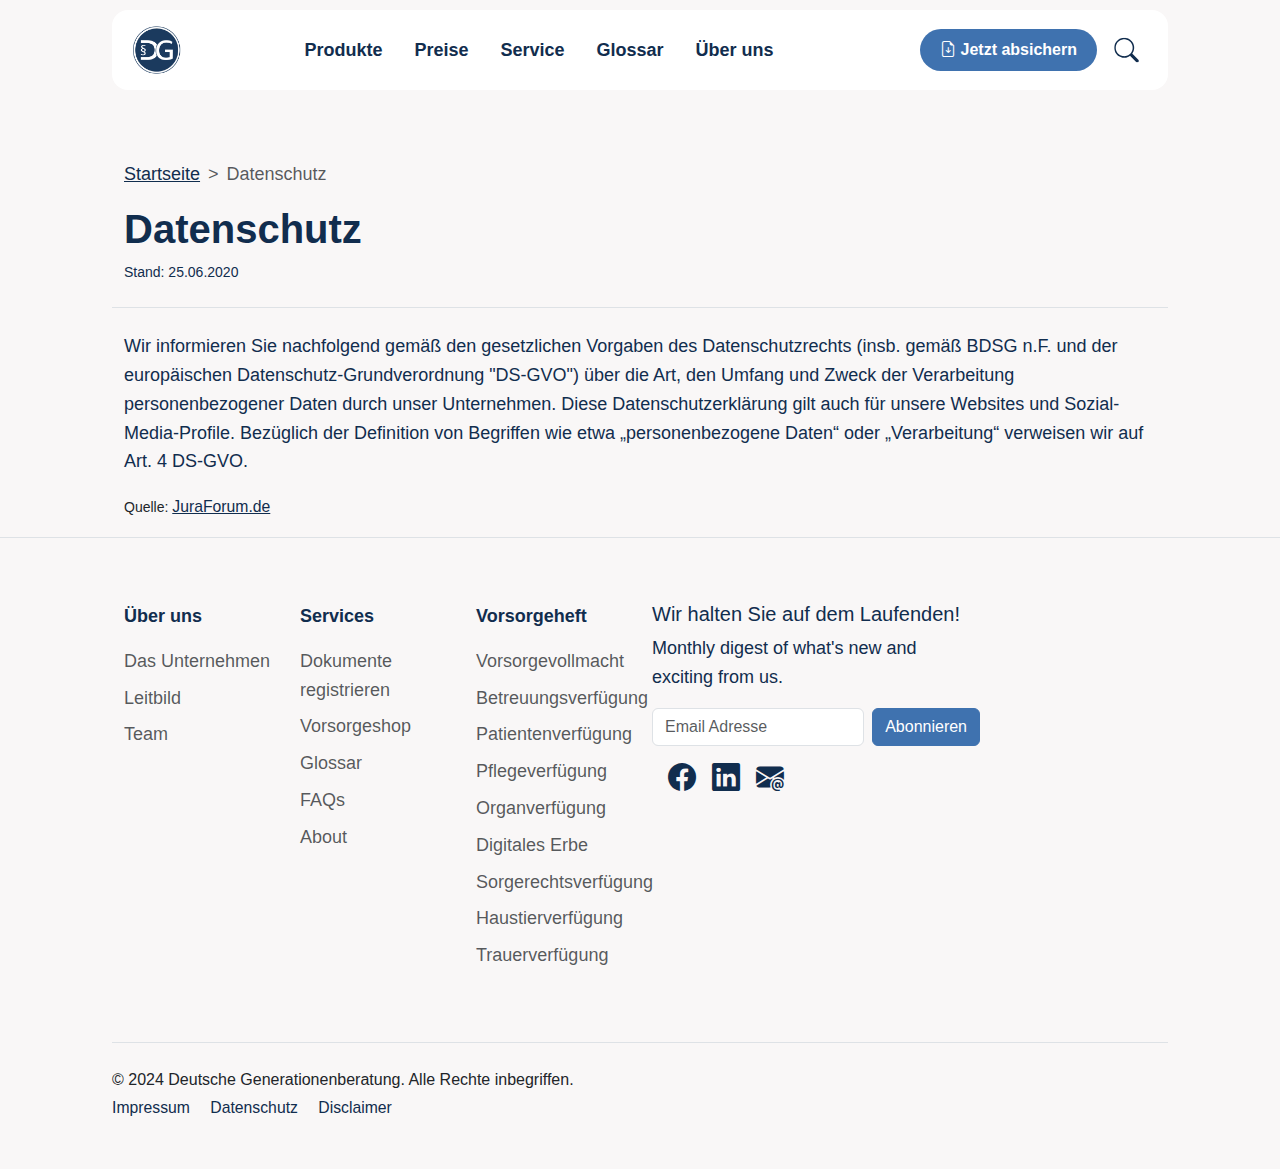
<file: datenschutz.html>
<!DOCTYPE html>
<html lang="de">

<head>
    <meta charset="UTF-8">
    <meta name="viewport" content="width=device-width, initial-scale=1.0">
    <link rel="shortcut icon" href="./assets/icons/favicon.svg" type="image/x-icon">
    <title>Datenschutz von Deutsche Generationenberatung</title>

    <!--Linking Bootstrap stylesheet-->
    <link href="https://cdn.jsdelivr.net/npm/bootstrap@5.3.3/dist/css/bootstrap.min.css" rel="stylesheet"
        integrity="sha384-QWTKZyjpPEjISv5WaRU9OFeRpok6YctnYmDr5pNlyT2bRjXh0JMhjY6hW+ALEwIH" crossorigin="anonymous">
    <!--Linking Bootstrap icons stylesheet-->
    <link rel="stylesheet" href="https://cdn.jsdelivr.net/npm/bootstrap-icons@1.11.3/font/bootstrap-icons.min.css">
    <!--Linking main stylesheet-->
    <link rel="stylesheet" href="./styles/main-style.css">
    <!--Legal pages stylesheet-->
    <link rel="stylesheet" href="./styles/legal-style.css">
</head>

<body>
    <!-- Navbar Offcanvas -->
    <nav class="navbar navbar-expand-lg fixed-top">
        <div class="container">
            <a class="navbar-brand me-auto" href="./index.html">
                <img src="./assets/images/logo-dg-round.svg" alt="Logo Deutsche Generationenberatung" height="50px">
            </a>
            <!-- offcanvas menu-->
            <div class="offcanvas offcanvas-end" tabindex="-1" id="offcanvasNavbar"
                aria-labelledby="offcanvasNavbarLabel">
                <div class="offcanvas-header">
                    <a href="./index.html">
                        <img src="./assets/images/DG-Logo-Neu.png" alt="" height="50px" class="offcanvas-title" id="offcanvasNavbarLabel">
                    </a>
                    <button type="button" class="btn-close" data-bs-dismiss="offcanvas" aria-label="Close"></button>
                </div>
                <div class="offcanvas-body">
                    <ul class="navbar-nav justify-content-center flex-grow-1 pe-3">
                        <li class="nav-item">
                            <a class="nav-link mx-lg-2" aria-current="page" href="#">Produkte</a>
                        </li>
                        <li class="nav-item">
                            <a class="nav-link mx-lg-2" href="#">Preise</a>
                        </li>
                        <li class="nav-item">
                            <a class="nav-link mx-lg-2" href="#">Service</a>
                        </li>
                        <li class="nav-item">
                            <a class="nav-link mx-lg-2" href="#">Glossar</a>
                        </li>
                        <li class="nav-item">
                            <a class="nav-link mx-lg-2" href="#">Über uns</a>
                        </li>
                    </ul>
                </div>
            </div>
            <!-- Button: Jetzt absichern -->
            <a href="https://meinvorsorgeheft.de/s/Deutsche-Generationenberatung/kopie-von-meinvorsorgeheft-servicepaket/payment"
                class="btn-absichern mx-2" target="_blank"><i class="bi bi-file-earmark-arrow-down"></i> Jetzt
                absichern</a>
            <!-- Magnifer Icon -->
            <a href="#">
                <img src="./assets/icons/search.svg" alt="" height="27px" class="mx-2">
            </a>
            <!-- offcanvas button -->
            <button class="navbar-toggler" type="button" data-bs-toggle="offcanvas" data-bs-target="#offcanvasNavbar"
                aria-controls="offcanvasNavbar" aria-label="Toggle navigation">
                <span>
                    <img src="./assets/icons/list.svg" alt="list-icon" height="27px">
                </span>
            </button>
        </div>
    </nav>

    <!--Header Space-->
    <div class="header"></div>

    <!--Main-Body-->
    <main>
        <div class="container-fluid">
            <div class="row mt-lg-5 pb-3 margin-custom">
                <!--Breadcrumb Divider-->
                <nav style="--bs-breadcrumb-divider: '>';" aria-label="breadcrumb">
                    <ol class="breadcrumb">
                        <li class="breadcrumb-item"><a href="./index.html">Startseite</a></li>
                        <li class="breadcrumb-item active" aria-current="page">Datenschutz</li>
                    </ol>
                </nav>

                <h1 class="fw-bold">Datenschutz</h1>
                <small class="update">Stand: 25.06.2020</small>
                <p class="p-custom border-top mt-4 pt-4">
                    Wir informieren Sie nachfolgend gemäß den gesetzlichen Vorgaben des Datenschutzrechts (insb. gemäß
                    BDSG n.F. und der europäischen Datenschutz-Grundverordnung "DS-GVO") über die Art, den Umfang und
                    Zweck der
                    Verarbeitung personenbezogener Daten durch unser Unternehmen. Diese Datenschutzerklärung gilt auch
                    für unsere Websites und
                    Sozial-Media-Profile. Bezüglich der Definition von Begriffen wie etwa „personenbezogene Daten“ oder
                    „Verarbeitung“
                    verweisen wir auf Art. 4 DS-GVO.
                </p>

                <!--
                <h4 class="fw-bold border-top pt-3">Name und Kontaktdaten des / der Verantwortlichen</h4>
                <p class="p-custom">
                    Unser/e Verantwortliche/r (nachfolgend „Verantwortlicher“) i.S.d. Art. 4 Zif. 7 DS-GVO ist:
                </p>
                <p class="p-custom">
                    DG Deutsche Generationenberatung GmbH & Co. KG <br />
                    Hauptstraße 60<br />
                    53804 Much<br />
                    Geschäftsführer: Simone Linder<br />
                    Handelsregister/Nr.: HRA 6287<br />
                    Registergericht: Köln<br />
                    Fax: 02245 8989591<br />
                    E-Mail: <a href="mailto:nachricht@deutsche-gb.de">nachricht@deutsche-gb.de</a><br />
                </p>
                <h4 class="fw-bold border-top pt-3">Datenarten, Zwecke der Verarbeitung und Kategorien betroffener
                    Personen</h4>
                <p class="p-custom">Nachfolgend informieren wir Sie über Art, Umfang und Zweck der Erhebung,
                    Verarbeitung und Nutzung
                    personenbezogener
                    Daten.
                </p>
                <ol style="list-style: none;">
                    <li>
                        <h5 class="fw-bold">1. Arten der Daten, die wir verarbeiten</h5>
                        <p class="p-custom">Nutzungsdaten (Zugriffszeiten, besuchte Websites etc.), Bestandsdaten (Name,
                            Adresse etc.),
                            Kontaktdaten (Telefonnummer, -Mail, Fax etc.), Kommunikationsdaten (IP-Adresse etc.).</p>
                    </li>
                    <li>
                        <h5 class="fw-bold">2. Zwecke der Verarbeitung nach Art. 13 Abs. 1 c) DS-GVO</h5>
                        <p class="p-custom">Abwicklung von Verträgen, Beweiszwecke / Beweissicherung, Website technisch
                            und wirtschaftlich optimieren, Leichten
                            Zugang zur Website ermöglichen, Erfüllung vertraglicher Verpflichtungen, Erfüllung
                            gesetzlicher Aufbewahrungspflichten,
                            Optimierung und statistische Auswertung unserer Dienste, Kommerzielle Nutzung der Website
                            unterstützen, Nutzererfahrung
                            verbessern, Website benutzerfreundlich gestalten, Wirtschaftlicher Betrieb der Werbung und
                            Website, Marketing / Vertrieb
                            / Werbung, Erstellung von Statistiken, Kopierwahrscheinlichkeit von Texten ermitteln,
                            Vermeidung von SPAM und
                            Missbrauch, Abwicklung eines Bewerberverfahrens, Kundenservice und Kundenpflege,
                            Kontaktanfragen abwickeln, Websites mit
                            Funktionen und Inhalten bereitstellen, Maßnahmen der Sicherheit,
                            Unterbrechungsfreier,sicherer Betrieb unserer Website.</p>
                    </li>
                    <li>
                        <h5 class="fw-bold">3. Kategorien der betroffenen Personen nach Art. 13 Abs. 1 e) DS-GVO</h5>
                        <p class="p-custom">Kunden, Lieferanten, Interessenten, Bewerber, Beschäftigte. Die betroffenen
                            Personen werden zusammenfassend als „Nutzer“ bezeichnet.</p>
                    </li>
                </ol>
                <h4 class="fw-bold border-top pt-3">Rechtsgrundlagen der Verarbeitung personenbezogener Daten</h4>
                <p class="p-custom">Nachfolgend Informieren wir Sie über die Rechtsgrundlagen der Verarbeitung
                    personenbezogener Daten:</p>
                <ol class="ps-5">
                    <li class="p-custom">
                        Wenn wir Ihre Einwilligung für die Verarbeitung personenbezogenen Daten eingeholt haben, ist
                        Art. 6 Abs. 1 S. 1 lit. a) DS-GVO Rechtsgrundlage.
                    </li>
                    <li class="p-custom">
                        Ist die Verarbeitung zur Erfüllung eines Vertrags oder zur Durchführung vorvertraglicher
                        Maßnahmen erforderlich, die auf Ihre Anfrage hin erfolgen, so ist Art. 6 Abs. 1 S. 1 lit. b)
                        DS-GVO Rechtsgrundlage.
                    </li>
                    <li class="p-custom">
                        Ist die Verarbeitung zur Erfüllung einer rechtlichen Verpflichtung erforderlich, der wir
                        unterliegen (z.B. gesetzliche Aufbewahrungspflichten), so ist Art. 6 Abs. 1 S. 1 lit. c) DS-GVO
                        Rechtsgrundlage.
                    </li>
                    <li class="p-custom">
                        Ist die Verarbeitung erforderlich, um lebenswichtige Interessen der betroffenen Person oder
                        einer anderen natürlichen Person zu schützen, so ist Art. 6 Abs. 1 S. 1 lit. d) DS-GVO
                        Rechtsgrundlage.
                    </li>
                    <li class="p-custom">
                        Ist die Verarbeitung zur Wahrung unserer oder der berechtigten Interessen eines Dritten
                        erforderlich und überwiegen diesbezüglich Ihre Interessen oder Grundrechte und Grundfreiheiten
                        nicht, so ist Art. 6 Abs. 1 S. 1 lit. f) DS-GVO Rechtsgrundlage.
                    </li>
                </ol>
                <h4 class="fw-bold border-top pt-3">Weitergabe personenbezogener Daten an Dritte und Auftragsverarbeiter
                </h4>
                <p class="p-custom">Ohne Ihre Einwilligung geben wir grundsätzlich keine Daten an Dritte weiter. Sollte
                    dies doch der Fall sein, dann
                    erfolgt die Weitergabe auf der Grundlage der zuvor genannten Rechtsgrundlagen z.B. bei der
                    Weitergabe von Daten an
                    Online-Paymentanbieter zur Vertragserfüllung oder aufgrund gerichtlicher Anordnung oder wegen einer
                    gesetzlichen
                    Verpflichtung zur Herausgabe der Daten zum Zwecke der Strafverfolgung, zur Gefahrenabwehr oder zur
                    Durchsetzung der
                    Rechte am geistigen Eigentum. Wir setzen zudem Auftragsverarbeiter (externe Dienstleister z.B. zum
                    Webhosting unserer
                    Websites und Datenbanken) zur Verarbeitung Ihrer Daten ein. Wenn im Rahmen einer Vereinbarung zur
                    Auftragsverarbeitung
                    an die Auftragsverarbeiter Daten weitergegeben werden, erfolgt dies immer nach Art. 28 DS-GVO. Wir
                    wählen dabei unsere
                    Auftragsverarbeiter sorgfältig aus, kontrollieren diese regelmäßig und haben uns ein Weisungsrecht
                    hinsichtlich der
                    Daten einräumen lassen. Zudem müssen die Auftragsverarbeiter geeignete technische und
                    organisatorische Maßnahmen
                    getroffen haben und die Datenschutzvorschriften gem. BDSG n.F. und DS-GVO einhalten</p>
                <h4 class="fw-bold border-top pt-3">Datenübermittlung in Drittstaaten</h4>
                <p class="p-custom">Durch die Verabschiedung der europäischen Datenschutz-Grundverordnung (DS-GVO) wurde
                    eine einheitliche Grundlage für den
                    Datenschutz in Europa geschaffen. Ihre Daten werden daher vorwiegend durch Unternehmen verarbeitet,
                    für die DS-GVO
                    Anwendung findet. Sollte doch die Verarbeitung durch Dienste Dritter außerhalb der Europäischen
                    Union oder des
                    Europäischen Wirtschaftsraums stattfinden, so müssen diese die besonderen Voraussetzungen der Art.
                    44 ff. DS-GVO
                    erfüllen. Das bedeutet, die Verarbeitung erfolgt aufgrund besonderer Garantien, wie etwa die von der
                    EU-Kommission
                    offiziell anerkannte Feststellung eines der EU entsprechenden Datenschutzniveaus oder der Beachtung
                    offiziell
                    anerkannter spezieller vertraglicher Verpflichtungen, der so genannten „Standardvertragsklauseln“.
                    Bei US-Unternehmen
                    erfüllt die Unterwerfung unter das sog. „Privacy-Shield“, dem Datenschutzabkommen zwischen der EU
                    und den USA, diese
                    Voraussetzungen.</p>
                <h4 class="fw-bold border-top pt-3">Löschung von Daten und Speicherdauer</h4>
                <p class="p-custom">Sofern nicht in dieser Datenschutzerklärung ausdrücklich angegeben,
                    werden Ihre personenbezogen Daten gelöscht oder gesperrt, sobald die zur Verarbeitung erteilte
                    Einwilligung von Ihnen
                    widerrufen wird oder der Zweck für die Speicherung entfällt bzw. die Daten für den Zweck nicht mehr
                    erforderlich sind,
                    es sei denn deren weitere Aufbewahrung ist zu Beweiszwecken erforderlich oder dem stehen gesetzliche
                    Aufbewahrungspflichten entgegenstehen. Darunter fallen etwa handelsrechtliche Aufbewahrungspflichten
                    von
                    Geschäftsbriefen nach § 257 Abs. 1 HGB (6 Jahre) sowie steuerrechtliche Aufbewahrungspflichten nach
                    § 147 Abs. 1 AO von
                    Belegen (10 Jahre). Wenn die vorgeschriebene Aufbewahrungsfrist abläuft, erfolgt eine Sperrung oder
                    Löschung Ihrer
                    Daten, es sei denn die Speicherung ist weiterhin für einen Vertragsabschluss oder zur
                    Vertragserfüllung erforderlich.</p>
                <h4 class="fw-bold border-top pt-3">Bestehen einer automatisierten Entscheidungsfindung</h4>
                <p class="p-custom">Wir setzen keine automatische Entscheidungsfindung oder ein Profiling
                    ein.</p>
                <h4 class="fw-bold border-top pt-3">Bereitstellung unserer Website und Erstellung von Logfiles</h4>
                <ol class="ps-5">
                    <li class="p-custom">
                        Wenn Sie unsere Webseite lediglich informatorisch nutzen (also
                        keine Registrierung und auch keine anderweitige Übermittlung von Informationen), erheben wir nur
                        die personenbezogenen
                        Daten, die Ihr Browser an unseren Server übermittelt. Wenn Sie unsere Website betrachten
                        möchten, erheben wir die
                        folgenden Daten:
                        <ul>
                            <li>IP-Adresse</li>
                            <li>Internet-Service-Provider des Nutzers</li>
                            <li>Datum und Uhrzeit des Abrufs</li>
                            <li>Browsertyp</li>
                            <li>Sprache und Browser-Version</li>
                            <li>Inhalt des Abrufs</li>
                            <li>Zeitzone</li>
                            <li>Zugriffsstatus/HTTP-Statuscode</li>
                            <li>Datenmenge</li>
                            <li>Websites, von denen die Anforderung kommt</li>
                            <li>Betriebssystem</li>
                        </ul>
                    </li>
                    <li class="p-custom">Diese Daten dienen dem Zweck der nutzerfreundlichen, funktionsfähigen und
                        sicheren Auslieferung unserer Website an Sie
                        mit Funktionen und Inhalten sowie deren Optimierung und statistischen Auswertung.</li>
                    <li class="p-custom">Rechtsgrundlage hierfür ist unser in den obigen Zwecken auch liegendes
                        berechtigtes Interesse an der Datenverarbeitung
                        nach Art. 6 Abs. 1 S.1 lit. f) DS-GVO.</li>
                    <li class="p-custom">Wir speichern aus Sicherheitsgründen diese Daten in Server-Logfiles für die
                        Speicherdauer von 90 Tagen. Nach Ablauf
                        dieser Frist werden diese automatisch gelöscht, es sei denn wir benötigen deren Aufbewahrung zu
                        Beweiszwecken bei
                        Angriffen auf die Serverinfrastruktur oder anderen Rechtsverletzungen.</li>
                </ol>
                <p class="p-custom">Eine Speicherung dieser Daten zusammen mit anderen personenbezogenen
                    Daten von Ihnen findet nicht statt.</p>

                <h4 class="fw-bold border-top pt-3">Cookies</h4>
                <p class="p-custom">
                    Wir verwenden sog. Cookies bei Ihrem Besuch unserer Website. Cookies
                    sind kleine Textdateien, die Ihr Internet-Browser auf Ihrem Rechner ablegt und speichert. Wenn Sie
                    unsere Website erneut
                    aufrufen, geben diese Cookies Informationen ab, um Sie automatisch wiederzuerkennen. Zu den Cookies
                    zählen auch die sog.
                    „Nutzer-IDs“, wo Angaben der Nutzer mittels pseudonymisierter Profile gespeichert werden. Wir
                    informieren Sie dazu beim
                    Aufruf unserer Website mittels eines Hinweises auf unsere Datenschutzerklärung über die Verwendung
                    von Cookies zu den
                    zuvor genannten Zwecken und wie Sie dieser widersprechen bzw. deren Speicherung verhindern können
                    („Opt-out“).
                </p>
                <p class="p-custom fw-bold">Es werden folgende Cookie-Arten unterschieden:</p>
                <ul class="ps-5">
                    <li class="p-custom fw-bold">Notwendige, essentielle Cookies</li>
                    <p class="p-custom">Essentielle Cookies sind Cookies, die zum Betrieb der Webseite unbedingt
                        erforderlich sind, um bestimmte Funktionen der
                        Webseite wie Logins, Warenkorb oder Nutzereingaben z.B. bzgl. Sprache der Webseite zu speichern.
                    </p>
                    <li class="p-custom fw-bold">Session-Cookies</li>
                    <p class="p-custom">Session-Cookies werden zum Wiedererkennen mehrfacher Nutzung eines Angebots
                        durch denselben Nutzer (z.B. wenn Sie sich
                        eingeloggt haben zur Feststellung Ihres Login-Status) benötigt. Wenn Sie unsere Seite erneut
                        aufrufen, geben diese
                        Cookies Informationen ab, um Sie automatisch wiederzuerkennen. Die so erlangten Informationen
                        dienen dazu, unsere
                        Angebote zu optimieren und Ihnen einen leichteren Zugang auf unsere Seite zu ermöglichen. Wenn
                        Sie den Browser schließen
                        oder Sie sich ausloggen, werden die Session-Cookies gelöscht.</p>
                    <li class="p-custom fw-bold">Persistente Cookies</li>
                    <p class="p-custom">Diese Cookies bleiben auch nach dem Schließen des Browsers gespeichert. Sie
                        dienen zur Speicherung des Logins, der
                        Reichweitenmessung und zu Marketingzwecken. Diese werden automatisiert nach einer vorgegebenen
                        Dauer gelöscht, die sich
                        je nach Cookie unterscheiden kann. In den Sicherheitseinstellungen Ihres Browsers können Sie die
                        Cookies jederzeit
                        löschen.</p>
                    <li class="p-custom fw-bold">Cookies von Drittanbietern (Third-Party-Cookies insb. von
                        Werbetreibenden)</li>
                    <p class="p-custom">Entsprechend Ihren Wünschen können Sie können Ihre Browser-Einstellung
                        konfigurieren und z. B. Die Annahme von
                        Third-Party-Cookies oder allen Cookies ablehnen. Wir weisen Sie jedoch an dieser Stelle darauf
                        hin, dass Sie dann
                        eventuell nicht alle Funktionen dieser Website nutzen können. Lesen Sie Näheres zu diesen
                        Cookies bei den jeweiligen
                        Datenschutzerklärungen zu den Drittanbietern.</p>
                </ul>
                <h5 class="fw-bold">Datenkategorien</h5>
                <p class="p-custom">Nutzerdaten, Cookie, Nutzer-ID (inb. die besuchten Seiten, Geräteinformationen,
                    Zugriffszeiten und IP-Adressen).</p>
                <h5 class="fw-bold">Zwecke der Verarbeitung</h5>
                <p class="p-custom">Die so erlangten Informationen dienen dem Zweck, unsere Webangebote technisch und
                    wirtschaftlich zu optimieren und Ihnen
                    einen leichteren und sicheren Zugang auf unsere Website zu ermöglichen.</p>
                <h5 class="fw-bold">Rechtsgrundlagen</h5>
                <p class="p-custom">Wenn wir Ihre personenbezogenen Daten mit Hilfe von Cookies aufgrund Ihrer
                    Einwilligung verarbeiten („Opt-in“), dann ist
                    Art. 6 Abs. 1 S. 1 lit. a) DSGVO die Rechtsgrundlage. Ansonsten haben wir ein berechtigtes Interesse
                    an der effektiven
                    Funktionalität, Verbesserung und wirtschaftlichen Betrieb der Website, so dass in dem Falle Art. 6
                    Abs. 1 S. 1 lit. f)
                    DS-GVO Rechtsgrundlage ist. Rechtsgrundlage ist zudem Art. 6 Abs. 1 S. 1 lit. b) DS-GVO, wenn die
                    Cookies zur
                    Vertragsanbahnung z.B. bei Bestellungen gesetzt werden.
                </p>
                <h5 class="fw-bold">Speicherdauer/ Löschung</h5>
                <p class="p-custom">Die Daten werden gelöscht, sobald sie für die Erreichung des Zweckes ihrer Erhebung
                    nicht mehr erforderlich sind. Im
                    Falle der Erfassung der Daten zur Bereitstellung der Website ist dies der Fall, wenn die jeweilige
                    Session beendet
                    ist.Cookies werden ansonsten auf Ihrem Computer gespeichert und von diesem an unsere Seite
                    übermittelt. Daher haben Sie
                    als Nutzer auch die volle Kontrolle über dieVerwendung von Cookies. Durch eine Änderung der
                    Einstellungen in Ihrem
                    Internetbrowser können Sie die Übertragung von Cookies deaktivieren oder einschränken. Bereits
                    gespeicherte Cookies
                    können jederzeit gelöscht werden. Dies kann auch automatisiert erfolgen. Werden Cookies für unsere
                    Website deaktiviert,
                    können möglicherweise nicht mehr alle Funktionen der Website vollumfänglich genutzt werden.</p>
                <p class="p-custom fw-bold">Hier finden Sie Informationen zur Löschung von Cookies nach
                    Browsern:</p>
                <ul class="ps-5">
                    <li>Chrome: <a href="https://support.google.com/chrome/answer/95647"
                            target="_blank">https://support.google.com/chrome/answer/95647</a></li>
                    <li>Safari: <a href="https://support.apple.com/de-at/guide/safari/sfri11471/mac"
                            target="_blank">https://support.apple.com/de-at/guide/safari/sfri11471/mac</a></li>
                    <li>Firefox: <a
                            href="https://support.mozilla.org/de/kb/cookies-und-website-daten-in-fi refox-loschen"
                            target="_blank">https://support.mozilla.org/de/kb/cookies-und-website-daten-in-fi
                            refox-loschen</a></li>
                    <li>Internet Explorer: <a
                            href="https://support.microsoft.com/de-at/help/17442/windows-internet-e xplorer-delete-manage-cookies"
                            target="_blank">https://support.microsoft.com/de-at/help/17442/windows-internet-e
                            xplorer-delete-manage-cookies</a></li>
                    <li>Microsoft Edge: <a target="_blank"
                            href="https://support.microsoft.com/de-at/help/4027947/windows-delete-c ookies">https://support.microsoft.com/de-at/help/4027947/windows-delete-c
                            ookies</a></li>
                </ul>
                <h5 class="fw-bold">Widerspruch und „Opt-Out“</h5>
                <p>Das Speichern von Cookies auf Ihrer Festplatte können Sie unabhängig von einer Einwilligung oder
                    gesetzlichen Erlaubnis
                    allgemein verhindern, indem Sie in Ihren Browser-Einstellungen „keine Cookies akzeptieren“ wählen.
                    Dies kann aber eine
                    Funktionseinschränkung unserer Angebote zur Folge haben. Sie können dem Einsatz von Cookies von
                    Drittanbietern zu
                    Werbezwecken über ein sog. „Opt-out“ über diese amerikanische Website (<a
                        href="https://optout.aboutads.info" target="_blank">https://optout.aboutads.info</a>) oder diese
                    europäische Website (<a href="http://www.youronlinechoices.com/de/praferenzmanagement/"
                        target="_blank"
                        rel="noopener noreferrer">http://www.youronlinechoices.com/de/praferenzmanagement/</a>)
                    widersprechen.</p>

                <h4 class="fw-bold border-top pt-3">Cookie Consent Lösungen</h4>
                <h5 class="fw-bold pt-3">Usercentrics Consent Management Plattform</h5>
                <p>Wir haben auf unserer Website die Usercentrics Consent Management
                    Plattform (Diensteanbieter: Usercentrics GmbH, Rosental 4, 80331 München) als
                    Zustimmungsverwaltungsdienst integriert.</p>
                <p class="fw-bold">Datenkategorien und Beschreibung der Datenverarbeitung</p>
                <p>Cookies, Datum und Uhrzeit des Besuchs, Geräteinformation, Browser-Informationen, Anonymisierte
                    IP-Adresse, Opt-in und
                    Opt-out-Daten. Durch diesen Dienst können wir Ihre Einwilligung zur Speicherung von Cookies einholen
                    und diese auch
                    dokumentieren. Zudem wird dazu ein Cookie in Ihrem Browser gespeichert, um Ihnen die erteilte
                    Einwilligung bzw. deren
                    Widerruf zuordnen zu können. Nachfolgend finden Sie weitere Informationen in der
                    Datenschutzerklärung des
                    Datenverarbeiters Usercentrics: <a href="https://usercentrics.com/privacy-policy/" target="_blank"
                        rel="noopener noreferrer">https://usercentrics.com/privacy-policy/</a>.</p>
                <p class="fw-bold">Zwecke der Datenverarbeitung</p>
                <p>Einhaltung gesetzlicher Verpflichtungen, Zustimmungsspeicher.</p>
                <p class="fw-bold">Rechtsgrundlagen</p>
                <p>Die Rechtsgrundlage für die
                    Verarbeitung der personenbezogenen Daten ist unser in den obigen Zweckenliegendes berechtigtes
                    Interesse gemäß Art. 6
                    Abs. 1 S. 1 lit. f) DS-GVO sowie die Erfüllung gesetzlicher Pflichten nach Art. 6 Abs. 1 S. 1 lit.
                    c) DS-GVO.</p>
                <p class="fw-bold">Speicherdauer</p>
                <p>Speicherung der Daten bis Sie das CMP-Cookie in Ihrem Browser selbst löschen oder der Zweck für die
                    Datenspeicherung
                    entfällt. Der Widerrufsbeleg einer vormals erteilten Einwilligung wird für die Dauer von drei Jahren
                    aufbewahrt. Die
                    Aufbewahrung gründet zum einen in unserer Rechenschaftspflicht gemäß Art. 5 Abs. 2 DSGVO. Diese
                    verpflichtet zur
                    Einhaltung der Verarbeitung personenbezogener Daten nach der Datenschutz-Grundverordnung. Zum
                    anderen ist Aufbewahrung
                    in der regelmäßigen Verjährung gemäß § 195 BGB von drei Jahren. Diese Verjährungsfrist beginnt mit
                    dem Ende des Jahres
                    in dem der Anspruch entstanden ist (§ 199 BGB). Folglich beginnt die dreijährige Verjährung mit
                    Ablauf des 31.12. und
                    endet drei Jahre später am 31.12., 24.00 Uhr.</p>
                <p class="fw-bold">Datenübermittlung/Empfängerkategorie</p>
                <p>CMP Anbieter. Wir haben deshalb einen Vertrag zur Auftragsverarbeitung nach Art. 28 DS-GVO mit dem
                    Datenverarbeiter
                    abgeschlossen.</p>
                <h5 class="fw-bold">Borlabs Cookie</h5>
                <p>Wir haben auf unserer Website das Borlabs Cookie Consent Plugin für
                    Wordpress (Diensteanbieter: Borlabs – Benjamin A. Bornschein, Georg-Wilhelm-Str. 17, 21107 Hamburg)
                    als
                    Zustimmungsverwaltungsdienst integriert.</p>
                <p class="fw-bold">Datenkategorien und Beschreibung der Datenverarbeitung</p>
                <p>Cookies, Datum und Uhrzeit des Besuchs, Geräteinformation, Browser-Informationen, Anonymisierte
                    IP-Adresse, Opt-in und
                    Opt-out-Daten. Durch diesen Dienst können wir Ihre Einwilligung zur Speicherung von Cookies einholen
                    und diese auch
                    dokumentieren. Zudem wird dazu ein Cookie in Ihrem Browser gespeichert, um Ihnen die erteilte
                    Einwilligung bzw. deren
                    Widerruf zuordnen zu können. Nachfolgend finden Sie weitere Informationen in der
                    Datenschutzerklärung von Borlabs hier:
                    <a href="https://de.borlabs.io/kb/welche-daten-speichert-borlabs-cookie/" target="_blank"
                        rel="noopener noreferrer">https://de.borlabs.io/kb/welche-daten-speichert-borlabs-cookie/</a>
                </p>
                <p class="fw-bold">Zwecke der Datenverarbeitung</p>
                <p>Einhaltung gesetzlicher Verpflichtungen, Zustimmungsspeicher.</p>
                <p class="fw-bold">Rechtsgrundlagen</p>
                <p>Die Rechtsgrundlage für die Verarbeitung der personenbezogenen Daten ist unser in den obigen Zwecken
                    liegendes
                    berechtigtes Interesse gemäß Art. 6 Abs. 1 S. 1 lit. f) DS-GVO sowie die Erfüllung gesetzlicher
                    Pflichten nach Art. 6
                    Abs. 1 S. 1 lit. c) DS-GVO.</p>
                <p class="fw-bold">Speicherdauer</p>
                <p>Speicherung der Daten bis Sie das Borlabs-Cookie in Ihrem Browser selbst löschen oder der Zweck für
                    die Datenspeicherung
                    entfällt. Der Widerrufsbeleg einer vormals erteilten Einwilligung wird für die Dauer von drei Jahren
                    aufbewahrt. Die
                    Aufbewahrung gründet in unserer Rechenschaftspflicht gemäß Art. 5 Abs. 2 DSGVO sowie der
                    Regelverjährung.</p>
                <p class="fw-bold">Datenübermittlung/Empfängerkategorie</p>
                <p>Eine Weitergabe der Daten an Borlabs findet nicht statt.</p>

                <h4 class="fw-bold border-top pt-3">Consent Manager Provider</h4>
                <p>Wir haben auf unserer Website den Consent Manager Provider (CMP)
                    (Diensteanbieter: Jaohawi AB, Håltegelvägen 1b, 72348 Västerås, Schweden, Website: <a
                        href="https://www.consentmanager.de" target="_blank"
                        rel="noopener noreferrer">https://www.consentmanager.de</a>) als
                    Zustimmungsverwaltungsdienst integriert.</p>
                <p class="fw-bold">Datenkategorien und Beschreibung der Datenverarbeitung</p>
                <p>Cookies, Datum und Uhrzeit des Besuchs, Geräteinformation, Browser-Informationen, Anonymisierte
                    IP-Adresse, Opt-in und
                    Opt-out-Daten. Durch diesen Dienst können wir Ihre Einwilligung zur Speicherung von Cookies einholen
                    und diese auch
                    dokumentieren. Zudem wird dazu ein Cookie in Ihrem Browser gespeichert, um Ihnen die erteilte
                    Einwilligung bzw. deren
                    Widerruf zuordnen zu können. Nachfolgend finden Sie weitere Informationen in der
                    Datenschutzerklärung des
                    Datenverarbeiters CMP: <a href="https://www.consentmanager.de/privacy.php" target="_blank"
                        rel="noopener noreferrer">https://www.consentmanager.de/privacy.php</a>.
                </p>
                <p class="fw-bold">Zwecke der Datenverarbeitung</p>
                <p>Einhaltung gesetzlicher Verpflichtungen, Zustimmungsspeicher.</p>
                <p class="fw-bold">Rechtsgrundlagen</p>
                <p>Die Rechtsgrundlage für die Verarbeitung der personenbezogenen Daten ist unser in den obigen Zwecken
                    liegendes
                    berechtigtes Interesse gemäß Art. 6 Abs. 1 S. 1 lit. f) DS-GVO sowie die Erfüllung gesetzlicher
                    Pflichten nach Art. 6
                    Abs. 1 S. 1 lit. c) DS-GVO.</p>
                <p class="fw-bold">Speicherdauer</p>
                <p>Speicherung der Daten bis Sie das CMP-Cookie in Ihrem Browser selbst löschen oder der Zweck für die
                    Datenspeicherung
                    entfällt. Der Widerrufsbeleg einer vormals erteilten Einwilligung wird für die Dauer von drei Jahren
                    aufbewahrt. Die
                    Aufbewahrung gründet zum einen in unserer Rechenschaftspflicht gemäß Art. 5 Abs. 2 DSGVO.</p>
                <p class="fw-bold">Datenübermittlung/Empfängerkategorie</p>
                <p>CMP Anbieter in Europa. Wir haben deshalb einen Vertrag zur Auftragsverarbeitung nach Art. 28 DS-GVO
                    mit dem
                    Datenverarbeiter abgeschlossen.</p>

                <h4 class="fw-bold border-top pt-3">Abwicklung von Verträgen</h4>
                <ol class="ps-5">
                    <li class="py-2">Wir verarbeiten Bestandsdaten (z.B. Unternehmen, Titel/akademischer Grad, Namen und Adressen
                        sowie Kontaktdaten von
                        Nutzern, E-Mail), Vertragsdaten (z.B. in Anspruch genommene Leistungen, Namen von
                        Kontaktpersonen) und Zahlungsdaten
                        (z.B. Bankverbindung, Zahlungshistorie) zwecks Erfüllung unserer vertraglichen Verpflichtungen
                        (Kenntnis, wer
                        Vertragspartner ist; Begründung, inhaltliche Ausgestaltung und Abwicklung des Vertrags;
                        Überprüfung auf Plausibilität
                        der Daten) und Serviceleistungen (z.B. Kontaktaufnahme des Kundenservice) gem. Art. 6 Abs. 1 S.
                        1 lit b) DS-GVO. Die in
                        Onlineformularen als verpflichtend gekennzeichneten Eingaben, sind für den Vertragsschluss
                        erforderlich.</li>
                    <li class="pb-2">Eine Weitergabe dieser Daten an Dritte erfolgt grundsätzlich nicht, außer sie ist zur Verfolgung
                        unserer Ansprüche (z.B.
                        Übergabe an Rechtsanwalt zum Inkasso) oder zur Erfüllung des Vertrags (z.B. Übergabe der Daten
                        an Zahlungsanbieter)
                        erforderlich oder es besteht hierzu besteht eine gesetzliche Verpflichtung gem. Art. 6 Abs. 1 S.
                        1 lit. c) DS-GVO.</li>
                    <li class="pb-2">Wir können die von Ihnen angegebenen Daten zudem verarbeiten, um Sie über weitere interessante
                        Produkte aus unserem
                        Portfolio zu informieren oder Ihnen E-Mails mit technischen Informationen zukommen lassen.</li>
                    <li>Die Daten werden gelöscht, sobald sie für die Erreichung des Zweckes ihrer Erhebung nicht mehr
                        erforderlich sind. Dies
                        ist für die Bestands- und Vertragsdaten dann der Fall, wenn die Daten für die Durchführung des
                        Vertrages nicht mehr
                        erforderlich sind und keine Ansprüche mehr aus dem Vertrag geltend gemacht werden können, weil
                        diese verjährt sind
                        (Gewährleistung: zwei Jahre / Regelverjährung: drei Jahre). Wir sind aufgrund handels- und
                        steuerrechtlicher Vorgaben
                        verpflichtet, Ihre Adress-, Zahlungs- und Bestelldaten für die Dauer von zehn Jahren zu
                        speichern. Allerdings nehmen wir
                        bei Vertragsbeendigung nach drei Jahren eine Einschränkung der Verarbeitung vor, d. h. Ihre
                        Daten werden nur zur
                        Einhaltung der gesetzlichen Verpflichtungen eingesetzt. Angaben im Nutzerkonto verbleiben bis zu
                        dessen Löschung.</li>
                </ol>

                -->






                <small>Quelle: <a href="https://JuraForum.de" target="_blank"><small>JuraForum.de</small></a></small>
            </div>
    </main>

    <!--Footer-->
    <footer class="mt-0 py-0 border-top">
        <div class="container-fluid m-0">
            <div class="row mt-5 px-lg-0 px-4 margin-custom" style="background-color: #F9F7F7;">
                <div class="col-12 col-lg-6 col-xl-2 mb-3">
                    <p class="fw-bold mt-3">Über uns</p>
                    <ul class="nav flex-column">
                        <li class="nav-item mb-2"><a href="#" class="nav-link p-0 text-body-secondary">Das
                                Unternehmen</a></li>
                        <li class="nav-item mb-2"><a href="#" class="nav-link p-0 text-body-secondary">Leitbild</a>
                        </li>
                        <li class="nav-item mb-2"><a href="#" class="nav-link p-0 text-body-secondary">Team</a></li>
                    </ul>
                </div>

                <div class="col-12 col-lg-6 col-xl-2 mb-3">
                    <div class="seperator"></div>
                    <p class="fw-bold mt-3">Services</p>
                    <ul class="nav flex-column">
                        <li class="nav-item mb-2"><a href="#" class="nav-link p-0 text-body-secondary">Dokumente
                                registrieren</a></li>
                        <li class="nav-item mb-2"><a href="#" class="nav-link p-0 text-body-secondary">Vorsorgeshop</a>
                        </li>
                        <li class="nav-item mb-2"><a href="#" class="nav-link p-0 text-body-secondary">Glossar</a>
                        </li>
                        <li class="nav-item mb-2"><a href="#" class="nav-link p-0 text-body-secondary">FAQs</a></li>
                        <li class="nav-item mb-2"><a href="#" class="nav-link p-0 text-body-secondary">About</a>
                        </li>
                    </ul>
                </div>

                <div class="col-12 col-lg-6 col-xl-2 mb-3">
                    <div class="seperator"></div>
                    <p class="fw-bold mt-3">Vorsorgeheft</p>
                    <ul class="nav flex-column">
                        <li class="nav-item mb-2"><a href="#"
                                class="nav-link p-0 text-body-secondary">Vorsorgevollmacht</a>
                        </li>
                        <li class="nav-item mb-2"><a href="#"
                                class="nav-link p-0 text-body-secondary">Betreuungsverfügung</a></li>
                        <li class="nav-item mb-2"><a href="#"
                                class="nav-link p-0 text-body-secondary">Patientenverfügung</a></li>
                        <li class="nav-item mb-2"><a href="#"
                                class="nav-link p-0 text-body-secondary">Pflegeverfügung</a>
                        </li>
                        <li class="nav-item mb-2"><a href="#"
                                class="nav-link p-0 text-body-secondary">Organverfügung</a>
                        </li>
                        <li class="nav-item mb-2"><a href="#" class="nav-link p-0 text-body-secondary">Digitales
                                Erbe</a></li>
                        <li class="nav-item mb-2"><a href="#"
                                class="nav-link p-0 text-body-secondary">Sorgerechtsverfügung</a></li>
                        <li class="nav-item mb-2"><a href="#"
                                class="nav-link p-0 text-body-secondary">Haustierverfügung</a>
                        </li>
                        <li class="nav-item mb-2"><a href="#"
                                class="nav-link p-0 text-body-secondary">Trauerverfügung</a>
                        </li>
                    </ul>
                </div>

                <div class="col-12 col-lg-6 col-xl-4 mb-3">
                    <div class="seperator"></div>
                    <form class="mt-3">
                        <h5>Wir halten Sie auf dem Laufenden!</h5>
                        <p>Monthly digest of what's new and exciting from us.</p>
                        <div class="d-flex flex-column flex-sm-row w-100 gap-2">
                            <label for="newsletter1" class="visually-hidden">Email Adresse</label>
                            <input id="newsletter1" type="text" class="form-control" placeholder="Email Adresse"
                                control-id="ControlID-1">
                            <button class="btn" type="button" control-id="ControlID-2"
                                style="background-color: #3F72AF; border-color: #3F72AF; color: white;">Abonnieren</button>
                        </div>
                    </form>
                    <ul class="list-unstyled d-flex mt-3">
                        <!--Facebook Icon-->
                        <li class="ms-3">
                            <a class="link-body-emphasis" href="https://facebook.com" target="_blank">
                                <i class="h3 bi bi-facebook"></i>
                            </a>
                        </li>
                        <!--LinkedIn Icon-->
                        <li class="ms-3">
                            <a class="link-body-emphasis" href="https://linkedin.com" target="_blank">
                                <i class="h3 bi bi-linkedin"></i>
                                </svg></a>
                        </li>
                        <!--Mail Icon-->
                        <li class="ms-3"><a class="link-body-emphasis"
                                href="mailto:info@deutsche-generationenberatung.de" target="_blank">
                                <i class="h3 bi bi-envelope-at-fill"></i>
                            </a>
                        </li>
                    </ul>
                </div>
            </div>

            <div class="rechtliches py-4 my-4 border-top mt-5 py-4 margin-custom">
                <div>© 2024 Deutsche Generationenberatung. Alle Rechte inbegriffen.</div>
                <span class="pe-3"><a href="./impressum.html"><small>Impressum</small></a></span>
                <span class="pe-3"><a href="./datenschutz.html"><small>Datenschutz</small></a></span>
                <span class="pe-3"><a href="./disclaimer.html"><small>Disclaimer</small></a></span>
            </div>
        </div>
    </footer>

    <!--Bootstrap script-->
    <script src="https://cdn.jsdelivr.net/npm/bootstrap@5.3.3/dist/js/bootstrap.bundle.min.js"
        integrity="sha384-YvpcrYf0tY3lHB60NNkmXc5s9fDVZLESaAA55NDzOxhy9GkcIdslK1eN7N6jIeHz"
        crossorigin="anonymous"></script>
</body>

</html>
</file>
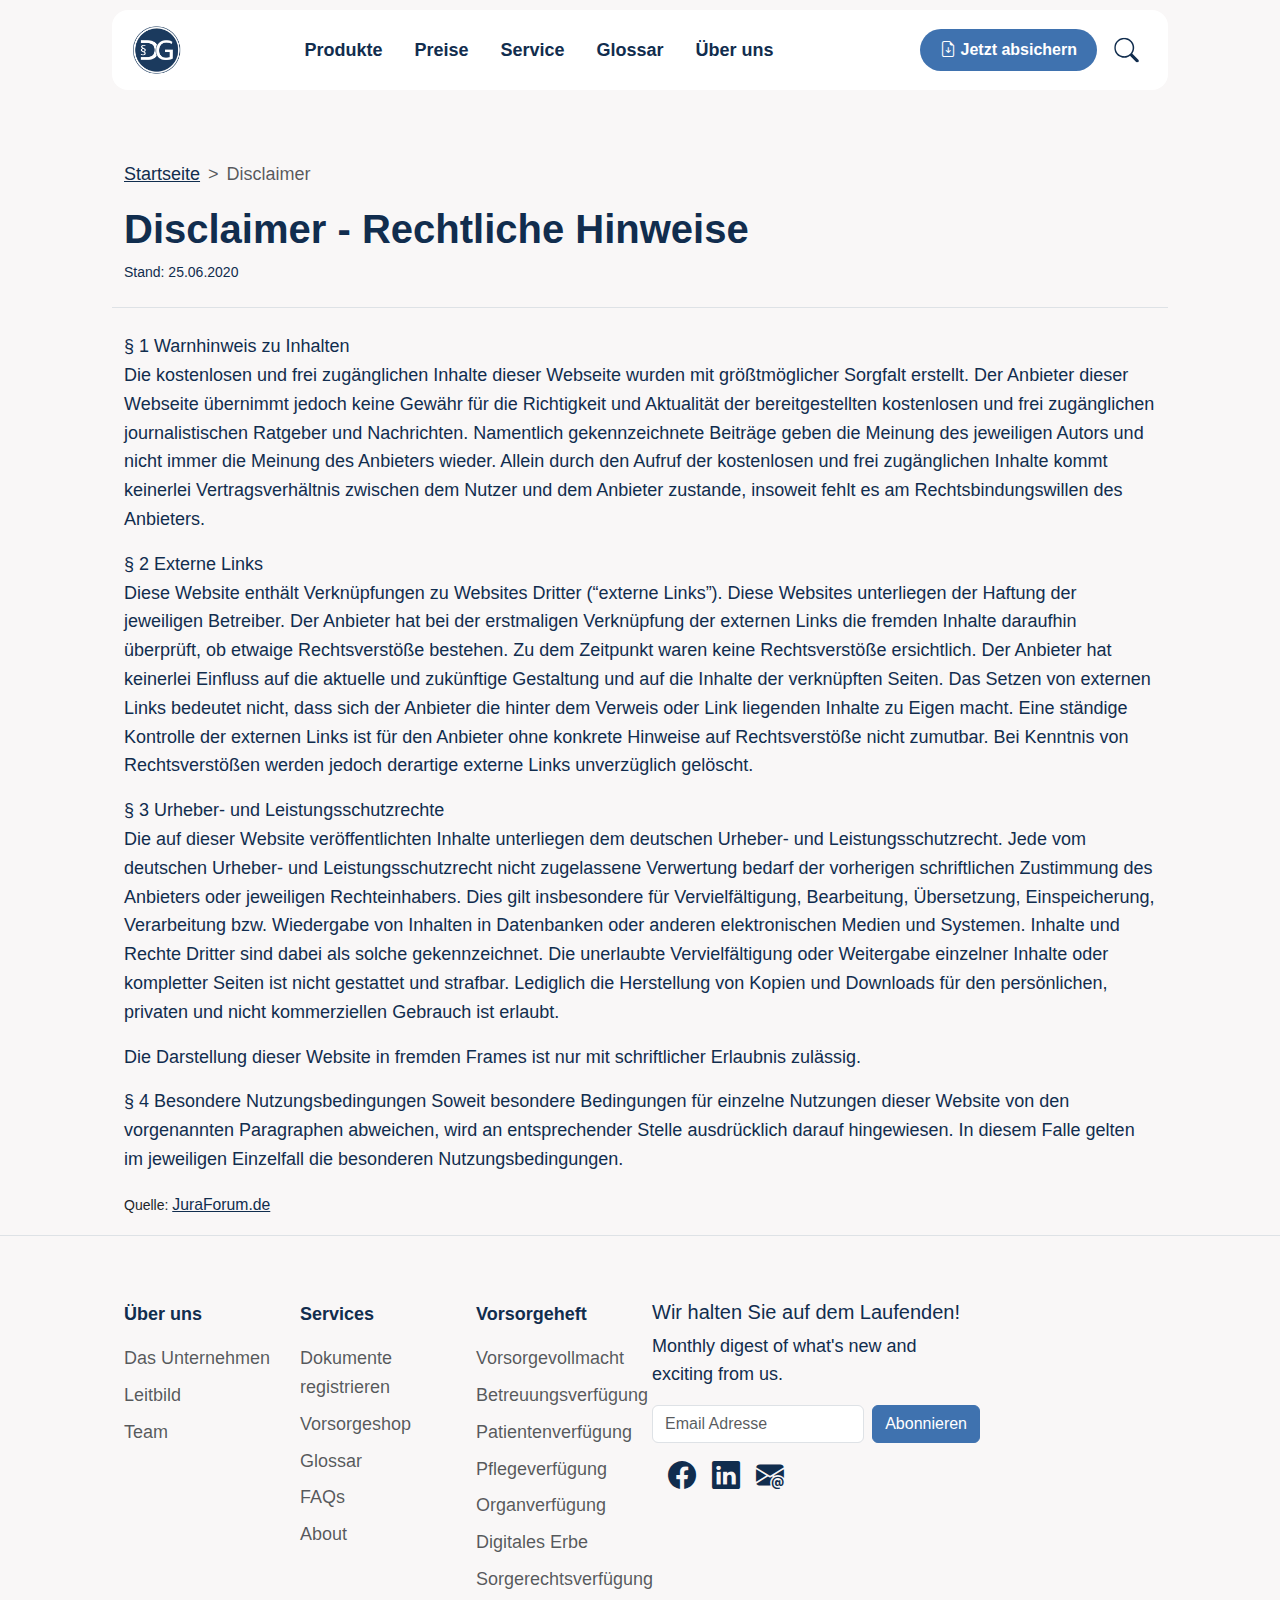
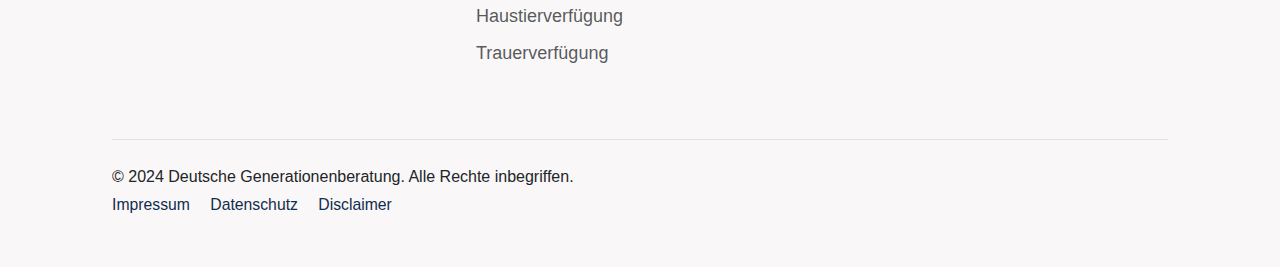
<file: disclaimer.html>
<!DOCTYPE html>
<html lang="de">

<head>
    <meta charset="UTF-8">
    <meta name="viewport" content="width=device-width, initial-scale=1.0">
    <link rel="shortcut icon" href="./assets/icons/favicon.svg" type="image/x-icon">
    <title>Disclaimer von Deutsche Generationenberatung</title>

    <!--Linking Bootstrap stylesheet-->
    <link href="https://cdn.jsdelivr.net/npm/bootstrap@5.3.3/dist/css/bootstrap.min.css" rel="stylesheet"
        integrity="sha384-QWTKZyjpPEjISv5WaRU9OFeRpok6YctnYmDr5pNlyT2bRjXh0JMhjY6hW+ALEwIH" crossorigin="anonymous">
    <!--Linking Bootstrap icons stylesheet-->
    <link rel="stylesheet" href="https://cdn.jsdelivr.net/npm/bootstrap-icons@1.11.3/font/bootstrap-icons.min.css">
    <!--Linking main stylesheet-->
    <link rel="stylesheet" href="./styles/main-style.css">
    <!--Legal pages stylesheet-->
    <link rel="stylesheet" href="./styles/legal-style.css">
</head>

<body>
    <!-- Navbar Offcanvas -->
    <nav class="navbar navbar-expand-lg fixed-top">
        <div class="container">
            <a class="navbar-brand me-auto" href="./index.html">
                <img src="./assets/images/logo-dg-round.svg" alt="Logo Deutsche Generationenberatung" height="50px">
            </a>
            <!-- offcanvas menu-->
            <div class="offcanvas offcanvas-end" tabindex="-1" id="offcanvasNavbar"
                aria-labelledby="offcanvasNavbarLabel">
                <div class="offcanvas-header">
                    <a href="./index.html">
                        <img src="./assets/images/DG-Logo-Neu.png" alt="" height="50px" class="offcanvas-title" id="offcanvasNavbarLabel">
                    </a>
                    <button type="button" class="btn-close" data-bs-dismiss="offcanvas" aria-label="Close"></button>
                </div>
                <div class="offcanvas-body">
                    <ul class="navbar-nav justify-content-center flex-grow-1 pe-3">
                        <li class="nav-item">
                            <a class="nav-link mx-lg-2" aria-current="page" href="#">Produkte</a>
                        </li>
                        <li class="nav-item">
                            <a class="nav-link mx-lg-2" href="#">Preise</a>
                        </li>
                        <li class="nav-item">
                            <a class="nav-link mx-lg-2" href="#">Service</a>
                        </li>
                        <li class="nav-item">
                            <a class="nav-link mx-lg-2" href="#">Glossar</a>
                        </li>
                        <li class="nav-item">
                            <a class="nav-link mx-lg-2" href="#">Über uns</a>
                        </li>
                    </ul>
                </div>
            </div>
            <!-- Button: Jetzt absichern -->
            <a href="https://meinvorsorgeheft.de/s/Deutsche-Generationenberatung/kopie-von-meinvorsorgeheft-servicepaket/payment"
                class="btn-absichern mx-2" target="_blank"><i class="bi bi-file-earmark-arrow-down"></i> Jetzt
                absichern</a>
            <!-- Magnifer Icon -->
            <a href="#">
                <img src="./assets/icons/search.svg" alt="" height="27px" class="mx-2">
            </a>
            <!-- offcanvas button -->
            <button class="navbar-toggler" type="button" data-bs-toggle="offcanvas" data-bs-target="#offcanvasNavbar"
                aria-controls="offcanvasNavbar" aria-label="Toggle navigation">
                <span>
                    <img src="./assets/icons/list.svg" alt="list-icon" height="27px">
                </span>
            </button>
        </div>
    </nav>

    <!--Header Space-->
    <div class="header"></div>

    <!--Main-Body-->
    <main>
        <div class="container-fluid">
            <div class="row mt-lg-5 pb-3 margin-custom">
                <!--Breadcrumb Divider-->
                <nav style="--bs-breadcrumb-divider: '>';" aria-label="breadcrumb">
                    <ol class="breadcrumb">
                        <li class="breadcrumb-item"><a href="./index.html">Startseite</a></li>
                        <li class="breadcrumb-item active" aria-current="page">Disclaimer</li>
                    </ol>
                </nav>

                <h1 class="fw-bold">Disclaimer - Rechtliche Hinweise</h1>
                <small class="update">Stand: 25.06.2020</small>
                <p class="p-custom border-top mt-4 pt-4">
                    § 1 Warnhinweis zu Inhalten<br />
                    Die kostenlosen und frei zugänglichen Inhalte dieser Webseite wurden mit größtmöglicher Sorgfalt
                    erstellt. Der Anbieter
                    dieser Webseite übernimmt jedoch keine Gewähr für die Richtigkeit und Aktualität der
                    bereitgestellten kostenlosen und
                    frei zugänglichen journalistischen Ratgeber und Nachrichten. Namentlich gekennzeichnete Beiträge
                    geben die Meinung des
                    jeweiligen Autors und nicht immer die Meinung des Anbieters wieder. Allein durch den Aufruf der
                    kostenlosen und frei
                    zugänglichen Inhalte kommt keinerlei Vertragsverhältnis zwischen dem Nutzer und dem Anbieter
                    zustande, insoweit fehlt es
                    am Rechtsbindungswillen des Anbieters.
                </p>
                <p class="p-custom">
                    § 2 Externe Links <br />
                    Diese Website enthält Verknüpfungen zu Websites Dritter (“externe Links”). Diese Websites
                    unterliegen der Haftung der
                    jeweiligen Betreiber. Der Anbieter hat bei der erstmaligen Verknüpfung der externen Links die
                    fremden Inhalte daraufhin
                    überprüft, ob etwaige Rechtsverstöße bestehen. Zu dem Zeitpunkt waren keine Rechtsverstöße
                    ersichtlich. Der Anbieter hat
                    keinerlei Einfluss auf die aktuelle und zukünftige Gestaltung und auf die Inhalte der verknüpften
                    Seiten. Das Setzen von
                    externen Links bedeutet nicht, dass sich der Anbieter die hinter dem Verweis oder Link liegenden
                    Inhalte zu Eigen macht.
                    Eine ständige Kontrolle der externen Links ist für den Anbieter ohne konkrete Hinweise auf
                    Rechtsverstöße nicht
                    zumutbar. Bei Kenntnis von Rechtsverstößen werden jedoch derartige externe Links unverzüglich
                    gelöscht.
                </p>
                <p class="p-custom">
                    § 3 Urheber- und Leistungsschutzrechte <br />
                    Die auf dieser Website veröffentlichten Inhalte unterliegen dem deutschen Urheber- und
                    Leistungsschutzrecht. Jede vom
                    deutschen Urheber- und Leistungsschutzrecht nicht zugelassene Verwertung bedarf der vorherigen
                    schriftlichen Zustimmung
                    des Anbieters oder jeweiligen Rechteinhabers. Dies gilt insbesondere für Vervielfältigung,
                    Bearbeitung, Übersetzung,
                    Einspeicherung, Verarbeitung bzw. Wiedergabe von Inhalten in Datenbanken oder anderen elektronischen
                    Medien und
                    Systemen. Inhalte und Rechte Dritter sind dabei als solche gekennzeichnet. Die unerlaubte
                    Vervielfältigung oder
                    Weitergabe einzelner Inhalte oder kompletter Seiten ist nicht gestattet und strafbar. Lediglich die
                    Herstellung von
                    Kopien und Downloads für den persönlichen, privaten und nicht kommerziellen Gebrauch ist erlaubt.
                </p>
                <p class="p-custom">Die Darstellung dieser Website in fremden Frames ist nur mit schriftlicher Erlaubnis
                    zulässig.</p>
                <p class="p-custom">
                    § 4 Besondere Nutzungsbedingungen
                    Soweit besondere Bedingungen für einzelne Nutzungen dieser Website von den vorgenannten Paragraphen
                    abweichen, wird an
                    entsprechender Stelle ausdrücklich darauf hingewiesen. In diesem Falle gelten im jeweiligen
                    Einzelfall die besonderen
                    Nutzungsbedingungen.
                </p>
                <small>Quelle: <a href="https://JuraForum.de" target="_blank"><small>JuraForum.de</small></a></small>
            </div>
    </main>

    <!--Footer-->
    <footer class="mt-0 py-0 border-top">
        <div class="container-fluid m-0">
            <div class="row mt-5 px-lg-0 px-4 margin-custom" style="background-color: #F9F7F7;">
                <div class="col-12 col-lg-6 col-xl-2 mb-3">
                    <p class="fw-bold mt-3">Über uns</p>
                    <ul class="nav flex-column">
                        <li class="nav-item mb-2"><a href="#" class="nav-link p-0 text-body-secondary">Das
                                Unternehmen</a></li>
                        <li class="nav-item mb-2"><a href="#" class="nav-link p-0 text-body-secondary">Leitbild</a>
                        </li>
                        <li class="nav-item mb-2"><a href="#" class="nav-link p-0 text-body-secondary">Team</a></li>
                    </ul>
                </div>

                <div class="col-12 col-lg-6 col-xl-2 mb-3">
                    <div class="seperator"></div>
                    <p class="fw-bold mt-3">Services</p>
                    <ul class="nav flex-column">
                        <li class="nav-item mb-2"><a href="#" class="nav-link p-0 text-body-secondary">Dokumente
                                registrieren</a></li>
                        <li class="nav-item mb-2"><a href="#" class="nav-link p-0 text-body-secondary">Vorsorgeshop</a>
                        </li>
                        <li class="nav-item mb-2"><a href="#" class="nav-link p-0 text-body-secondary">Glossar</a>
                        </li>
                        <li class="nav-item mb-2"><a href="#" class="nav-link p-0 text-body-secondary">FAQs</a></li>
                        <li class="nav-item mb-2"><a href="#" class="nav-link p-0 text-body-secondary">About</a>
                        </li>
                    </ul>
                </div>

                <div class="col-12 col-lg-6 col-xl-2 mb-3">
                    <div class="seperator"></div>
                    <p class="fw-bold mt-3">Vorsorgeheft</p>
                    <ul class="nav flex-column">
                        <li class="nav-item mb-2"><a href="#"
                                class="nav-link p-0 text-body-secondary">Vorsorgevollmacht</a>
                        </li>
                        <li class="nav-item mb-2"><a href="#"
                                class="nav-link p-0 text-body-secondary">Betreuungsverfügung</a></li>
                        <li class="nav-item mb-2"><a href="#"
                                class="nav-link p-0 text-body-secondary">Patientenverfügung</a></li>
                        <li class="nav-item mb-2"><a href="#"
                                class="nav-link p-0 text-body-secondary">Pflegeverfügung</a>
                        </li>
                        <li class="nav-item mb-2"><a href="#"
                                class="nav-link p-0 text-body-secondary">Organverfügung</a>
                        </li>
                        <li class="nav-item mb-2"><a href="#" class="nav-link p-0 text-body-secondary">Digitales
                                Erbe</a></li>
                        <li class="nav-item mb-2"><a href="#"
                                class="nav-link p-0 text-body-secondary">Sorgerechtsverfügung</a></li>
                        <li class="nav-item mb-2"><a href="#"
                                class="nav-link p-0 text-body-secondary">Haustierverfügung</a>
                        </li>
                        <li class="nav-item mb-2"><a href="#"
                                class="nav-link p-0 text-body-secondary">Trauerverfügung</a>
                        </li>
                    </ul>
                </div>

                <div class="col-12 col-lg-6 col-xl-4 mb-3">
                    <div class="seperator"></div>
                    <form class="mt-3">
                        <h5>Wir halten Sie auf dem Laufenden!</h5>
                        <p>Monthly digest of what's new and exciting from us.</p>
                        <div class="d-flex flex-column flex-sm-row w-100 gap-2">
                            <label for="newsletter1" class="visually-hidden">Email Adresse</label>
                            <input id="newsletter1" type="text" class="form-control" placeholder="Email Adresse"
                                control-id="ControlID-1">
                            <button class="btn" type="button" control-id="ControlID-2"
                                style="background-color: #3F72AF; border-color: #3F72AF; color: white;">Abonnieren</button>
                        </div>
                    </form>
                    <ul class="list-unstyled d-flex mt-3">
                        <!--Facebook Icon-->
                        <li class="ms-3">
                            <a class="link-body-emphasis" href="https://facebook.com" target="_blank">
                                <i class="h3 bi bi-facebook"></i>
                            </a>
                        </li>
                        <!--LinkedIn Icon-->
                        <li class="ms-3">
                            <a class="link-body-emphasis" href="https://linkedin.com" target="_blank">
                                <i class="h3 bi bi-linkedin"></i>
                                </svg></a>
                        </li>
                        <!--Mail Icon-->
                        <li class="ms-3"><a class="link-body-emphasis"
                                href="mailto:info@deutsche-generationenberatung.de" target="_blank">
                                <i class="h3 bi bi-envelope-at-fill"></i>
                            </a>
                        </li>
                    </ul>
                </div>
            </div>

            <div class="rechtliches py-4 my-4 border-top mt-5 py-4 margin-custom">
                <div>© 2024 Deutsche Generationenberatung. Alle Rechte inbegriffen.</div>
                <span class="pe-3"><a href="./impressum.html"><small>Impressum</small></a></span>
                <span class="pe-3"><a href="./datenschutz.html"><small>Datenschutz</small></a></span>
                <span class="pe-3"><a href="./disclaimer.html"><small>Disclaimer</small></a></span>
            </div>
        </div>
    </footer>

    <!--Bootstrap script-->
    <script src="https://cdn.jsdelivr.net/npm/bootstrap@5.3.3/dist/js/bootstrap.bundle.min.js"
        integrity="sha384-YvpcrYf0tY3lHB60NNkmXc5s9fDVZLESaAA55NDzOxhy9GkcIdslK1eN7N6jIeHz"
        crossorigin="anonymous"></script>
</body>

</html>
</file>
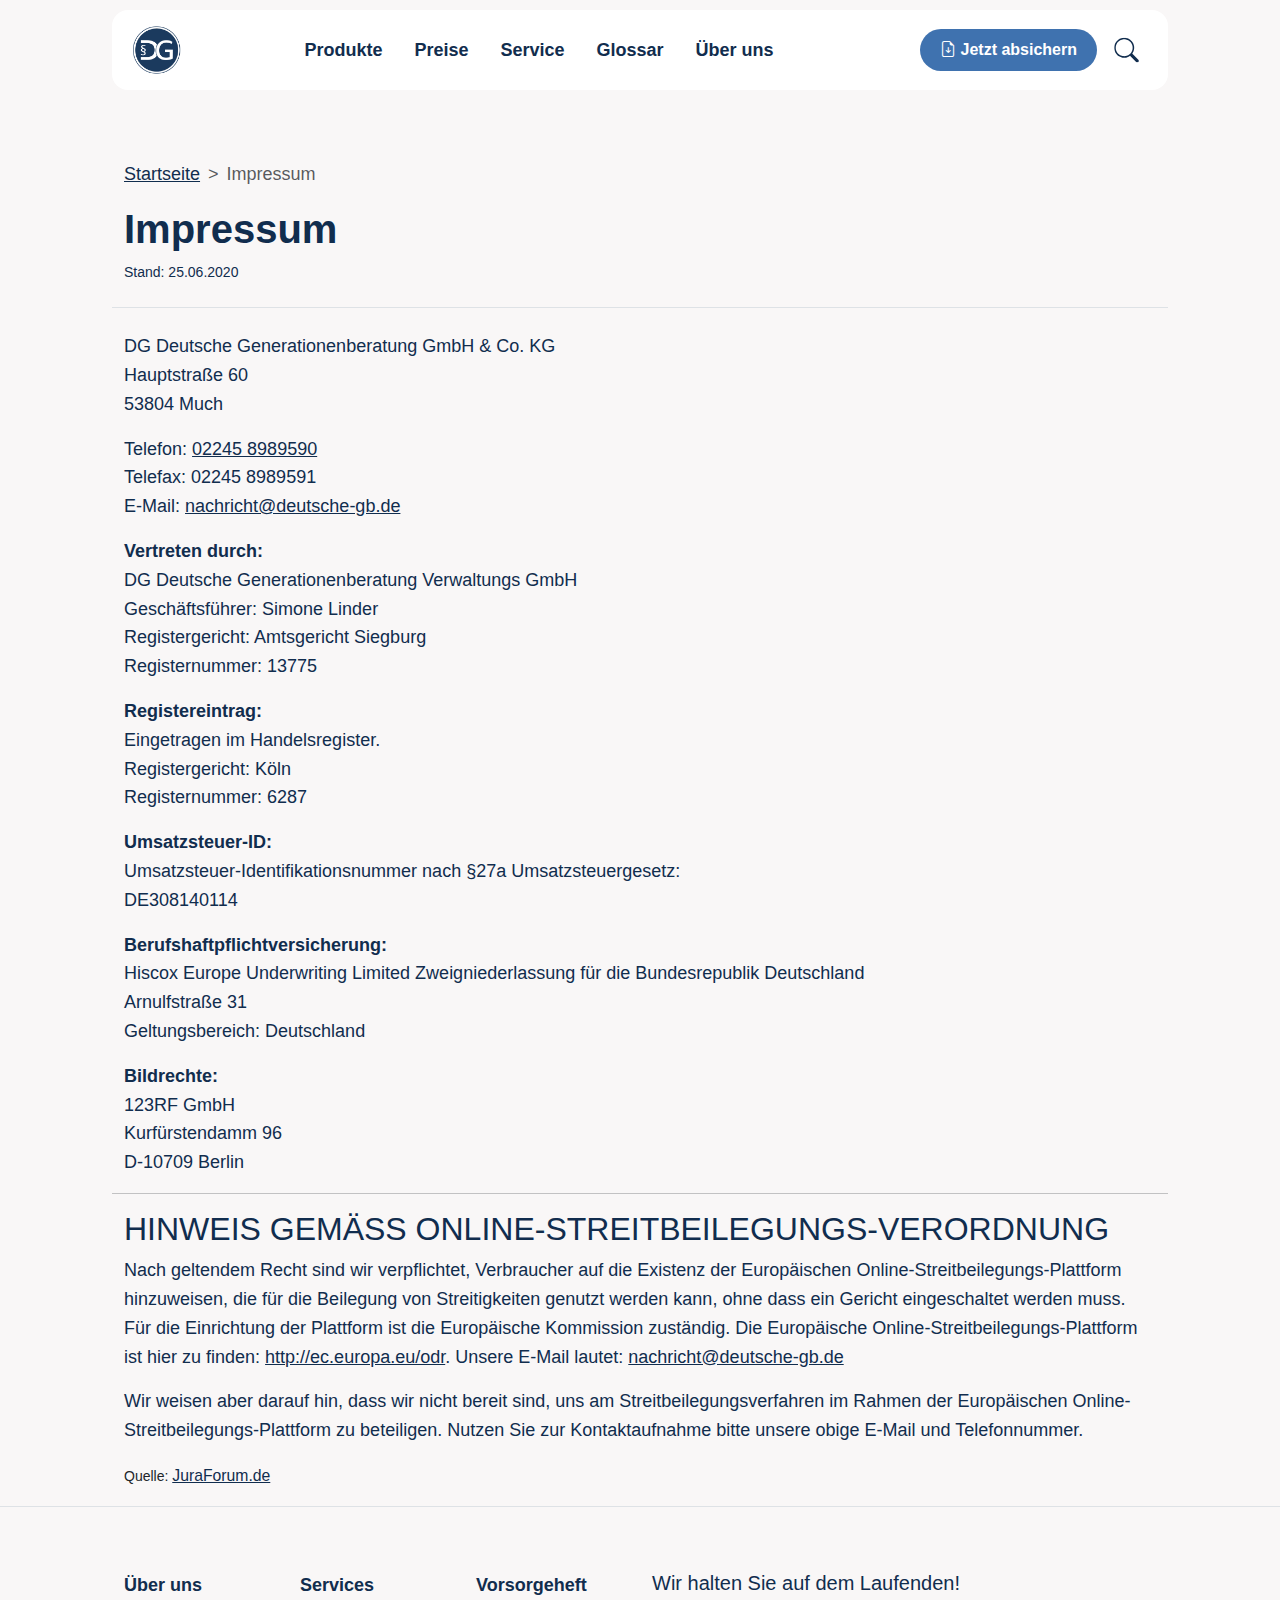
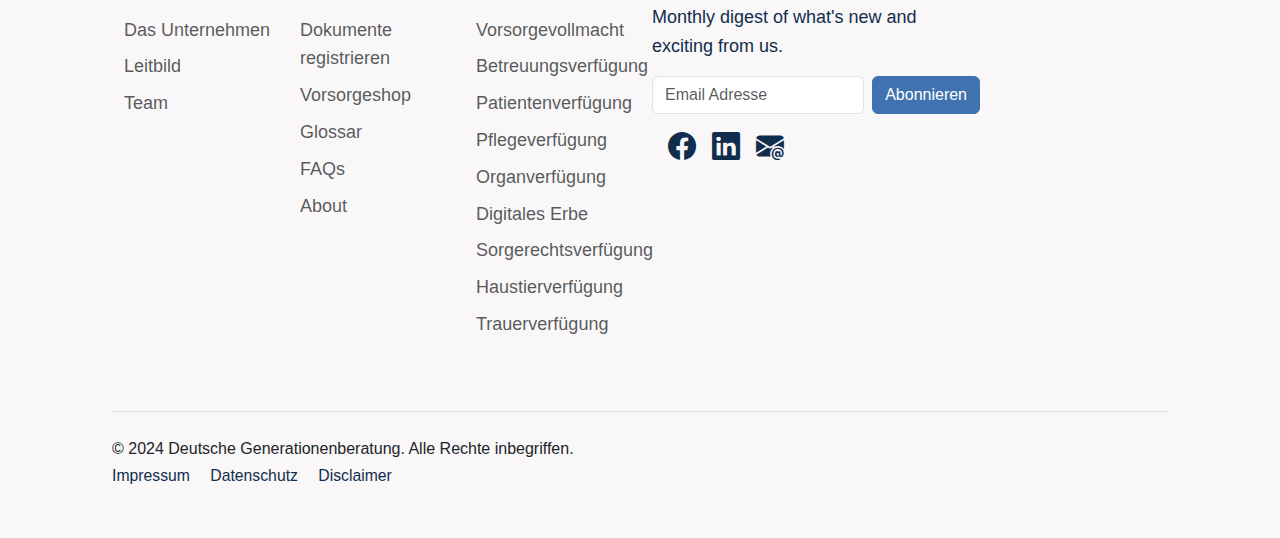
<file: impressum.html>
<!DOCTYPE html>
<html lang="de">

<head>
    <meta charset="UTF-8">
    <meta name="viewport" content="width=device-width, initial-scale=1.0">
    <link rel="shortcut icon" href="./assets/icons/favicon.svg" type="image/x-icon">
    <title>Impressum von Deutsche Generationenberatung</title>

    <!--Linking Bootstrap stylesheet-->
    <link href="https://cdn.jsdelivr.net/npm/bootstrap@5.3.3/dist/css/bootstrap.min.css" rel="stylesheet"
        integrity="sha384-QWTKZyjpPEjISv5WaRU9OFeRpok6YctnYmDr5pNlyT2bRjXh0JMhjY6hW+ALEwIH" crossorigin="anonymous">
    <!--Linking Bootstrap icons stylesheet-->
    <link rel="stylesheet" href="https://cdn.jsdelivr.net/npm/bootstrap-icons@1.11.3/font/bootstrap-icons.min.css">
    <!--Linking main stylesheet-->
    <link rel="stylesheet" href="./styles/main-style.css">
    <!--Legal pages stylesheet-->
    <link rel="stylesheet" href="./styles/legal-style.css">
</head>

<body>
    <!-- Navbar Offcanvas -->
    <nav class="navbar navbar-expand-lg fixed-top">
        <div class="container">
            <a class="navbar-brand me-auto" href="./index.html">
                <img src="./assets/images/logo-dg-round.svg" alt="Logo Deutsche Generationenberatung" height="50px">
            </a>
            <!-- offcanvas menu-->
            <div class="offcanvas offcanvas-end" tabindex="-1" id="offcanvasNavbar"
                aria-labelledby="offcanvasNavbarLabel">
                <div class="offcanvas-header">
                    <a href="./index.html">
                        <img src="./assets/images/DG-Logo-Neu.png" alt="" height="50px" class="offcanvas-title" id="offcanvasNavbarLabel">
                    </a>
                    <button type="button" class="btn-close" data-bs-dismiss="offcanvas" aria-label="Close"></button>
                </div>
                <div class="offcanvas-body">
                    <ul class="navbar-nav justify-content-center flex-grow-1 pe-3">
                        <li class="nav-item">
                            <a class="nav-link mx-lg-2" aria-current="page" href="#">Produkte</a>
                        </li>
                        <li class="nav-item">
                            <a class="nav-link mx-lg-2" href="#">Preise</a>
                        </li>
                        <li class="nav-item">
                            <a class="nav-link mx-lg-2" href="#">Service</a>
                        </li>
                        <li class="nav-item">
                            <a class="nav-link mx-lg-2" href="#">Glossar</a>
                        </li>
                        <li class="nav-item">
                            <a class="nav-link mx-lg-2" href="#">Über uns</a>
                        </li>
                    </ul>
                </div>
            </div>
            <!-- Button: Jetzt absichern -->
            <a href="https://meinvorsorgeheft.de/s/Deutsche-Generationenberatung/kopie-von-meinvorsorgeheft-servicepaket/payment"
                class="btn-absichern mx-2" target="_blank"><i class="bi bi-file-earmark-arrow-down"></i> Jetzt
                absichern</a>
            <!-- Magnifer Icon -->
            <a href="#">
                <img src="./assets/icons/search.svg" alt="" height="27px" class="mx-2">
            </a>
            <!-- offcanvas button -->
            <button class="navbar-toggler" type="button" data-bs-toggle="offcanvas" data-bs-target="#offcanvasNavbar"
                aria-controls="offcanvasNavbar" aria-label="Toggle navigation">
                <span>
                    <img src="./assets/icons/list.svg" alt="list-icon" height="27px">
                </span>
            </button>
        </div>
    </nav>

    <!--Header Space-->
    <div class="header"></div>

    <!--Main-Body-->
    <main>
        <div class="container-fluid">
            <div class="row mt-lg-5 pb-3 margin-custom">
                <!--Breadcrumb Divider-->
                <nav style="--bs-breadcrumb-divider: '>';" aria-label="breadcrumb">
                    <ol class="breadcrumb">
                        <li class="breadcrumb-item"><a href="./index.html">Startseite</a></li>
                        <li class="breadcrumb-item active" aria-current="page">Impressum</li>
                    </ol>
                </nav>

                <h1 class="fw-bold">Impressum</h1>
                <small class="update">Stand: 25.06.2020</small>
                <div class="p-custom border-top mt-4 pt-4">
                    <p class="p-custom">
                        DG Deutsche Generationenberatung GmbH & Co. KG <br />
                        Hauptstraße 60 <br />
                        53804 Much <br />
                    </p>
                    <p class="p-custom">
                        Telefon: <a href="tel:022458989590">02245 8989590</a> <br />
                        Telefax: 02245 8989591 <br />
                        E-Mail: <a href="mailto:nachricht@deutsche-gb.de">nachricht@deutsche-gb.de</a>
                    </p>
                    <p class="p-custom">
                        <b>Vertreten durch:</b><br />
                        DG Deutsche Generationenberatung Verwaltungs GmbH <br />
                        Geschäftsführer: Simone Linder <br />
                        Registergericht: Amtsgericht Siegburg <br />
                        Registernummer: 13775 <br />
                    </p>
                    <p class="p-custom">
                        <b>Registereintrag:</b><br />
                        Eingetragen im Handelsregister.<br />
                        Registergericht: Köln<br />
                        Registernummer: 6287
                    </p>
                    <p class="p-custom">
                        <b>Umsatzsteuer-ID:</b><br />
                        Umsatzsteuer-Identifikationsnummer nach §27a Umsatzsteuergesetz:<br />
                        DE308140114
                    </p>
                    <p class="p-custom">
                        <b>Berufshaftpflichtversicherung:</b><br />
                        Hiscox Europe Underwriting Limited Zweigniederlassung für die Bundesrepublik Deutschland<br />
                        Arnulfstraße 31<br />
                        Geltungsbereich: Deutschland
                    </p>
                    <p class="p-custom">
                        <b>Bildrechte:</b><br />
                        123RF GmbH<br />
                        Kurfürstendamm 96<br />
                        D-10709 Berlin
                    </p>
                </div>
                <hr />

                <div class="col-12">
                    <h2>HINWEIS GEMÄSS ONLINE-STREITBEILEGUNGS-VERORDNUNG</h2>
                    <p class="p-custom">Nach geltendem Recht sind wir verpflichtet, Verbraucher auf die Existenz der
                        Europäischen
                        Online-Streitbeilegungs-Plattform hinzuweisen, die für die Beilegung von Streitigkeiten genutzt
                        werden kann, ohne dass
                        ein Gericht eingeschaltet werden muss. Für die Einrichtung der Plattform ist die Europäische
                        Kommission zuständig. Die
                        Europäische Online-Streitbeilegungs-Plattform ist hier zu finden: <a
                            href="http://ec.europa.eu/odr" target="_blank">http://ec.europa.eu/odr</a>. Unsere E-Mail lautet:
                        <a href="mailto:nachricht@deutsche-gb.de">nachricht@deutsche-gb.de</a>
                    </p>
                    <p class="p-custom">Wir weisen aber darauf hin, dass wir nicht bereit sind, uns am
                        Streitbeilegungsverfahren im Rahmen der Europäischen
                        Online-Streitbeilegungs-Plattform zu beteiligen. Nutzen Sie zur Kontaktaufnahme bitte unsere
                        obige E-Mail und
                        Telefonnummer.</p>
                </div>
                <small>Quelle: <a href="https://JuraForum.de" target="_blank"><small>JuraForum.de</small></a></small>
            </div>
    </main>

    <!--Footer-->
    <footer class="mt-0 py-0 border-top">
        <div class="container-fluid m-0">
            <div class="row mt-5 px-lg-0 px-4 margin-custom" style="background-color: #F9F7F7;">
                <div class="col-12 col-lg-6 col-xl-2 mb-3">
                    <p class="fw-bold mt-3">Über uns</p>
                    <ul class="nav flex-column">
                        <li class="nav-item mb-2"><a href="#" class="nav-link p-0 text-body-secondary">Das
                                Unternehmen</a></li>
                        <li class="nav-item mb-2"><a href="#" class="nav-link p-0 text-body-secondary">Leitbild</a>
                        </li>
                        <li class="nav-item mb-2"><a href="#" class="nav-link p-0 text-body-secondary">Team</a></li>
                    </ul>
                </div>

                <div class="col-12 col-lg-6 col-xl-2 mb-3">
                    <div class="seperator"></div>
                    <p class="fw-bold mt-3">Services</p>
                    <ul class="nav flex-column">
                        <li class="nav-item mb-2"><a href="#" class="nav-link p-0 text-body-secondary">Dokumente
                                registrieren</a></li>
                        <li class="nav-item mb-2"><a href="#" class="nav-link p-0 text-body-secondary">Vorsorgeshop</a>
                        </li>
                        <li class="nav-item mb-2"><a href="#" class="nav-link p-0 text-body-secondary">Glossar</a>
                        </li>
                        <li class="nav-item mb-2"><a href="#" class="nav-link p-0 text-body-secondary">FAQs</a></li>
                        <li class="nav-item mb-2"><a href="#" class="nav-link p-0 text-body-secondary">About</a>
                        </li>
                    </ul>
                </div>

                <div class="col-12 col-lg-6 col-xl-2 mb-3">
                    <div class="seperator"></div>
                    <p class="fw-bold mt-3">Vorsorgeheft</p>
                    <ul class="nav flex-column">
                        <li class="nav-item mb-2"><a href="#"
                                class="nav-link p-0 text-body-secondary">Vorsorgevollmacht</a>
                        </li>
                        <li class="nav-item mb-2"><a href="#"
                                class="nav-link p-0 text-body-secondary">Betreuungsverfügung</a></li>
                        <li class="nav-item mb-2"><a href="#"
                                class="nav-link p-0 text-body-secondary">Patientenverfügung</a></li>
                        <li class="nav-item mb-2"><a href="#"
                                class="nav-link p-0 text-body-secondary">Pflegeverfügung</a>
                        </li>
                        <li class="nav-item mb-2"><a href="#"
                                class="nav-link p-0 text-body-secondary">Organverfügung</a>
                        </li>
                        <li class="nav-item mb-2"><a href="#" class="nav-link p-0 text-body-secondary">Digitales
                                Erbe</a></li>
                        <li class="nav-item mb-2"><a href="#"
                                class="nav-link p-0 text-body-secondary">Sorgerechtsverfügung</a></li>
                        <li class="nav-item mb-2"><a href="#"
                                class="nav-link p-0 text-body-secondary">Haustierverfügung</a>
                        </li>
                        <li class="nav-item mb-2"><a href="#"
                                class="nav-link p-0 text-body-secondary">Trauerverfügung</a>
                        </li>
                    </ul>
                </div>

                <div class="col-12 col-lg-6 col-xl-4 mb-3">
                    <div class="seperator"></div>
                    <form class="mt-3">
                        <h5>Wir halten Sie auf dem Laufenden!</h5>
                        <p>Monthly digest of what's new and exciting from us.</p>
                        <div class="d-flex flex-column flex-sm-row w-100 gap-2">
                            <label for="newsletter1" class="visually-hidden">Email Adresse</label>
                            <input id="newsletter1" type="text" class="form-control" placeholder="Email Adresse"
                                control-id="ControlID-1">
                            <button class="btn" type="button" control-id="ControlID-2"
                                style="background-color: #3F72AF; border-color: #3F72AF; color: white;">Abonnieren</button>
                        </div>
                    </form>
                    <ul class="list-unstyled d-flex mt-3">
                        <!--Facebook Icon-->
                        <li class="ms-3">
                            <a class="link-body-emphasis" href="https://facebook.com" target="_blank">
                                <i class="h3 bi bi-facebook"></i>
                            </a>
                        </li>
                        <!--LinkedIn Icon-->
                        <li class="ms-3">
                            <a class="link-body-emphasis" href="https://linkedin.com" target="_blank">
                                <i class="h3 bi bi-linkedin"></i>
                                </svg></a>
                        </li>
                        <!--Mail Icon-->
                        <li class="ms-3"><a class="link-body-emphasis"
                                href="mailto:info@deutsche-generationenberatung.de" target="_blank">
                                <i class="h3 bi bi-envelope-at-fill"></i>
                            </a>
                        </li>
                    </ul>
                </div>
            </div>

            <div class="rechtliches py-4 my-4 border-top mt-5 py-4 margin-custom">
                <div>© 2024 Deutsche Generationenberatung. Alle Rechte inbegriffen.</div>
                <span class="pe-3"><a href="./impressum.html"><small>Impressum</small></a></span>
                <span class="pe-3"><a href="./datenschutz.html"><small>Datenschutz</small></a></span>
                <span class="pe-3"><a href="./disclaimer.html"><small>Disclaimer</small></a></span>
            </div>
        </div>
    </footer>

    <!--Bootstrap script-->
    <script src="https://cdn.jsdelivr.net/npm/bootstrap@5.3.3/dist/js/bootstrap.bundle.min.js"
        integrity="sha384-YvpcrYf0tY3lHB60NNkmXc5s9fDVZLESaAA55NDzOxhy9GkcIdslK1eN7N6jIeHz"
        crossorigin="anonymous"></script>
</body>

</html>
</file>
<file: styles/main-style.css>
body {
    background-color: #F9F7F7;
    font-family: "Silka", Helvetica, Arial, sans-serif;
    line-height: 1.6;

}

a {
    font-size: 16px;
}

.p-custom {
    font-size: 18px;
}

/*Styling the nav bar*/
.navbar {
    background-color: white;
    height: 80px;
    margin: 10px 112px;
    padding: 0.5rem;
    border-radius: 16px;
    font-size: 16px;
}

.navbar a {
    font-weight: 600;
}

.navbar-toggler {
    border: none;
    font-size: 1.25rem;
}

.navbar-toggler:focus,
.btn-close:focus {
    box-shadow: none;
    outline: none;
}

.nav-link {
    color: #112D4E;
    font-weight: 500;
    position: relative;
}

.nav-link:hover,
.nav-link:active {
    color: #3F72AF;
}

@media (min-width: 991px) {
    .nav-link::before {
        content: "";
        position: absolute;
        bottom: 0;
        left: 50%;
        transform: translateX(-50%);
        width: 0;
        height: 2px;
        background-color: #3F72AF;
        visibility: hidden;
        transition: 0.3s ease-in-out;
    }

    .nav-link:hover::before,
    .nav-link:active::before {
        width: 100%;
        visibility: visible;
    }
}

/*Navbar and Hero styling*/
@media (max-width: 1199px) {
    .navbar {
        margin: 5px 12px;
        padding: 0.5rem;
    }
}

@media (max-width: 911px) {
    .navbar {
        margin: 5px 12px;
        padding: 0.5rem;
    }

    .hero-section {
        margin-top: 1rem;
    }
}

@media (max-width: 650px) {
    .hero-section {
        margin-top: 2rem;
    }
}

@media (max-width: 575px) {
    .navbar {
        margin: 1px 12px;
        padding: 0.5rem;
    }

    .hero-section {
        margin-top: 3rem;
    }
}

/* Button: Jetzt absichern*/
.btn-absichern {
    background: #3F72AF;
    color: #FFFFFF;
    font-size: 16px;
    font-weight: 500;
    padding: 8px 20px;
    border-radius: 50px;
    text-decoration: none;
    transition: 0.3 background-color;
}

.btn-absichern-medium {
    font-size: 18px;
}

.btn-absichern:hover {
    background-color: #4D88CF;
}

/*Footer*/
.rechtliches a {
    color: #112D4E;
    text-decoration: none;
}

/*Seperator footer*/
@media (max-width: 991px) {
    .seperator {
        width: 100%;
        background-color: #112D4E;
        height: 0.5px;
    }
}

/*Bootstrap icon styling*/
.bi {
    color: #112D4E;
    height: 100px;
}

.bi-file-earmark-arrow-down {
    color: white;
    font-weight: bold;
}

/*Margin styling*/
.margin-custom {
    margin: 0px 100px;
}

@media (max-width: 1199px) {
    .margin-custom {
            margin: 0px 0px;
        }
}

@media (max-width: 575px) {
    
    .btn-absichern {
        font-size: 0.8rem;
        width: auto;
    }
}
</file>
<file: styles/legal-style.css>
.header {
    width: 100%;
    height: 7rem;
}

p, h1, h2, h3, h4, h5, li, ol, a, .update {
    color: #112D4E;
}

a, p, li {
    font-size: 18px;
}
</file>
